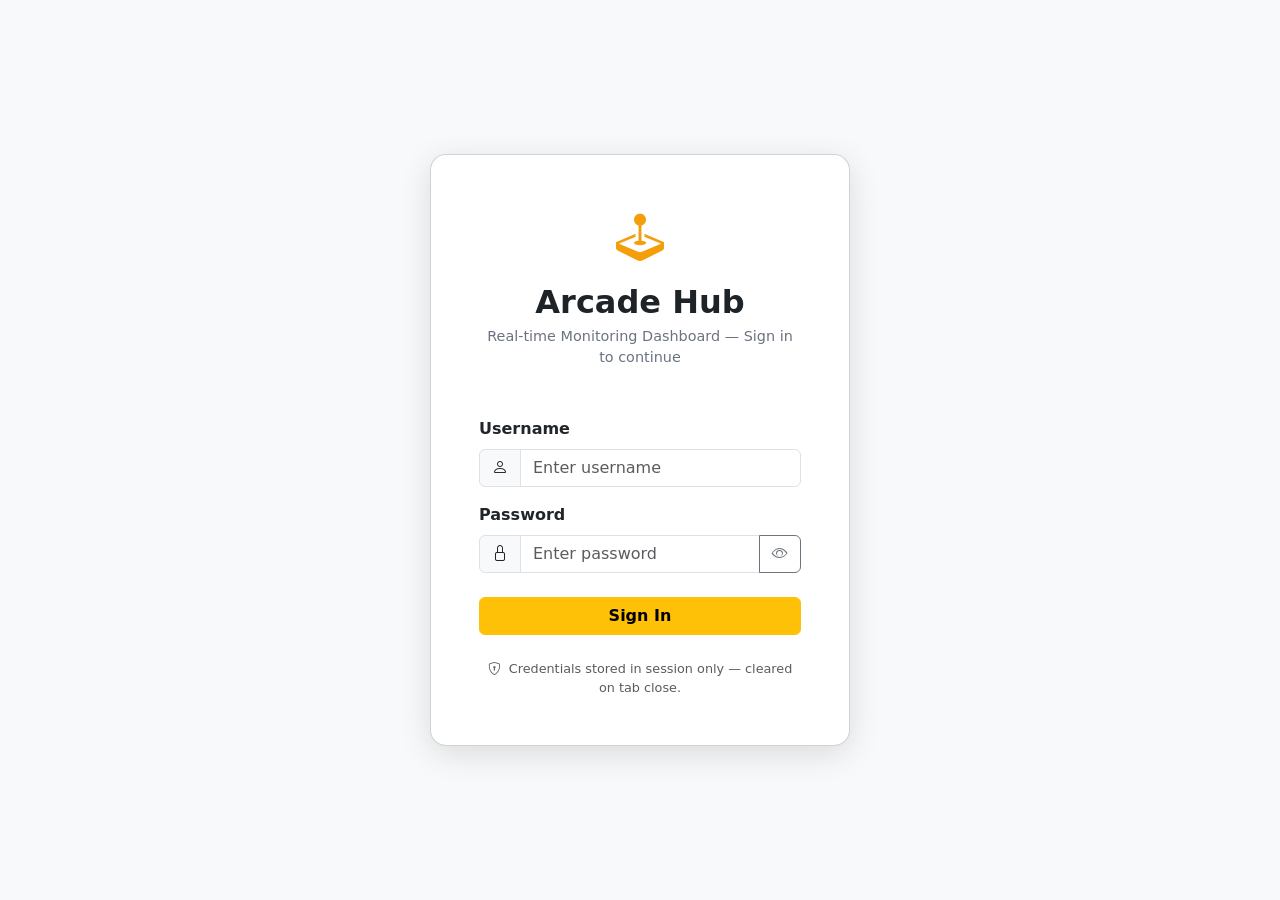
<file: arcade-hub-web/index.html>
<!DOCTYPE html>
<html lang="en">
<head>
    <meta charset="UTF-8">
    <meta name="viewport" content="width=device-width, initial-scale=1.0">
    <link rel="icon" href="data:image/svg+xml,<svg xmlns='http://www.w3.org/2000/svg' viewBox='0 0 100 100'><text y='.9em' font-size='90'>🎰</text></svg>">
    <title>Arcade Hub — Login</title>

    <link rel="stylesheet" href="https://cdn.jsdelivr.net/npm/bootstrap@5.3.3/dist/css/bootstrap.min.css">
    <link rel="stylesheet" href="https://cdn.jsdelivr.net/npm/bootstrap-icons@1.11.3/font/bootstrap-icons.min.css">
    <link rel="stylesheet" href="css/app.css">
</head>
<body class="d-flex justify-content-center align-items-center vh-100 bg-light">

<div class="login-card card p-4 p-md-5">
    <div class="login-brand">
        <i class="bi bi-joystick brand-icon"></i>
        <h2>Arcade Hub</h2>
        <p>Real-time Monitoring Dashboard — Sign in to continue</p>
    </div>

    <div id="login-error" class="alert alert-danger d-none" role="alert">
        <i class="bi bi-exclamation-triangle-fill me-2"></i>
        <span id="login-error-msg">Invalid username or password.</span>
    </div>

    <form id="login-form" novalidate>
        <div class="mb-3">
            <label for="username" class="form-label fw-semibold">Username</label>
            <div class="input-group">
                <span class="input-group-text"><i class="bi bi-person"></i></span>
                <input type="text" id="username" class="form-control"
                       placeholder="Enter username" autocomplete="username" required>
            </div>
        </div>

        <div class="mb-4">
            <label for="password" class="form-label fw-semibold">Password</label>
            <div class="input-group">
                <span class="input-group-text"><i class="bi bi-lock"></i></span>
                <input type="password" id="password" class="form-control"
                       placeholder="Enter password" autocomplete="current-password" required>
                <button type="button" class="btn btn-outline-secondary" id="toggle-password"
                        title="Show/hide password">
                    <i class="bi bi-eye" id="toggle-icon"></i>
                </button>
            </div>
        </div>

        <button type="submit" class="btn btn-warning w-100 fw-semibold" id="login-btn">
            <span id="login-text">Sign In</span>
            <span id="login-spinner" class="spinner-border spinner-border-sm ms-2 d-none" role="status"></span>
        </button>
    </form>

    <p class="text-center text-muted mt-4 mb-0" style="font-size:0.8rem;">
        <i class="bi bi-shield-lock me-1"></i>
        Credentials stored in session only — cleared on tab close.
    </p>
</div>

<script src="https://cdn.jsdelivr.net/npm/bootstrap@5.3.3/dist/js/bootstrap.bundle.min.js"></script>
<script src="js/auth.js"></script>

<script>
    if (sessionStorage.getItem('ahw_auth')) {
        window.location.href = 'dashboard.html';
    }

    const form     = document.getElementById('login-form');
    const btnText  = document.getElementById('login-text');
    const spinner  = document.getElementById('login-spinner');
    const loginBtn = document.getElementById('login-btn');
    const errorBox = document.getElementById('login-error');
    const errorMsg = document.getElementById('login-error-msg');

    form.addEventListener('submit', async (e) => {
        e.preventDefault();
        const username = document.getElementById('username').value.trim();
        const password = document.getElementById('password').value;

        if (!username || !password) return;

        loginBtn.disabled = true;
        btnText.textContent = 'Signing in\u2026';
        spinner.classList.remove('d-none');
        errorBox.classList.add('d-none');

        try {
            await login(username, password);
        } catch (err) {
            errorMsg.textContent = err.message;
            errorBox.classList.remove('d-none');
        } finally {
            loginBtn.disabled = false;
            btnText.textContent = 'Sign In';
            spinner.classList.add('d-none');
        }
    });

    document.getElementById('toggle-password').addEventListener('click', () => {
        const pwInput  = document.getElementById('password');
        const icon     = document.getElementById('toggle-icon');
        const isHidden = pwInput.type === 'password';
        pwInput.type   = isHidden ? 'text' : 'password';
        icon.className = isHidden ? 'bi bi-eye-slash' : 'bi bi-eye';
    });
</script>
</body>
</html>
</file>
<file: arcade-hub-web/css/app.css>
/* app.css — Arcade Hub Web Dashboard
   Forked from device-manager-web/css/app.css with amber/gold accent (#f59e0b) */

/* =========================================================
   Layout: Fixed sidebar + scrollable main content
   ========================================================= */

body {
    background-color: #f0f2f5;
    font-family: 'Segoe UI', system-ui, -apple-system, sans-serif;
}

/* Sidebar */
#sidebar {
    position: fixed;
    top: 0;
    left: 0;
    width: 240px;
    height: 100vh;
    background: #1a1d23;
    color: #c9cdd4;
    overflow-y: auto;
    z-index: 1000;
    display: flex;
    flex-direction: column;
    transition: transform 0.3s ease;
}

#sidebar .sidebar-brand {
    padding: 1.25rem 1.5rem;
    border-bottom: 1px solid rgba(255,255,255,0.08);
    display: flex;
    align-items: center;
    gap: 0.75rem;
}

#sidebar .sidebar-brand h5 {
    color: #fff;
    margin: 0;
    font-weight: 700;
    font-size: 1rem;
    letter-spacing: 0.5px;
}

#sidebar .sidebar-brand .brand-icon {
    color: #f59e0b;
    font-size: 1.4rem;
}

/* Nav links */
#sidebar .nav-link {
    color: #9ba3af;
    padding: 0.65rem 1.5rem;
    border-radius: 0;
    display: flex;
    align-items: center;
    gap: 0.75rem;
    font-size: 0.9rem;
    transition: color 0.15s, background 0.15s;
}

#sidebar .nav-link:hover {
    color: #fff;
    background: rgba(255,255,255,0.06);
}

#sidebar .nav-link.active {
    color: #fff;
    background: rgba(245, 158, 11, 0.18);
    border-left: 3px solid #f59e0b;
}

#sidebar .nav-link i {
    font-size: 1.1rem;
    width: 20px;
    text-align: center;
}

/* Sidebar footer */
#sidebar .sidebar-footer {
    margin-top: auto;
    padding: 1rem 1.5rem;
    border-top: 1px solid rgba(255,255,255,0.08);
    font-size: 0.82rem;
    color: #6b7280;
}

#sidebar .sidebar-footer .user-name {
    color: #c9cdd4;
    font-weight: 600;
}

/* =========================================================
   Main content area
   ========================================================= */

#main-content {
    margin-left: 240px;
    padding: 2rem;
    min-height: 100vh;
}

.page-header {
    margin-bottom: 1.75rem;
}

.page-header h1 {
    font-size: 1.5rem;
    font-weight: 700;
    color: #1e2328;
    margin: 0;
}

.page-header .subtitle {
    color: #6b7280;
    font-size: 0.9rem;
    margin-top: 0.2rem;
}

/* =========================================================
   Stat cards
   ========================================================= */

.stat-card {
    background: #fff;
    border-radius: 12px;
    padding: 1.5rem;
    box-shadow: 0 1px 4px rgba(0,0,0,0.07);
    display: flex;
    align-items: center;
    gap: 1.25rem;
    transition: box-shadow 0.2s;
}

.stat-card:hover {
    box-shadow: 0 4px 16px rgba(0,0,0,0.1);
}

.stat-card .stat-icon {
    width: 56px;
    height: 56px;
    border-radius: 12px;
    display: flex;
    align-items: center;
    justify-content: center;
    font-size: 1.5rem;
    flex-shrink: 0;
}

.stat-card .stat-value {
    font-size: 2rem;
    font-weight: 700;
    line-height: 1;
    color: #1e2328;
}

.stat-card .stat-label {
    font-size: 0.82rem;
    color: #6b7280;
    margin-top: 0.2rem;
}

/* Icon background colours — amber accent */
.icon-amber  { background: rgba(245,158,11,0.12); color: #f59e0b; }
.icon-green  { background: rgba(34,197,94,0.12);  color: #22c55e; }
.icon-yellow { background: rgba(234,179,8,0.12);  color: #eab308; }
.icon-red    { background: rgba(239,68,68,0.12);  color: #ef4444; }

/* =========================================================
   Charts + card containers
   ========================================================= */

.card-custom {
    background: #fff;
    border-radius: 12px;
    box-shadow: 0 1px 4px rgba(0,0,0,0.07);
    padding: 1.5rem;
}

.card-custom .card-title {
    font-size: 0.95rem;
    font-weight: 700;
    color: #1e2328;
    margin-bottom: 1rem;
    display: flex;
    align-items: center;
    gap: 0.5rem;
}

/* =========================================================
   Machine table
   ========================================================= */

.table-custom thead th {
    background: #f8f9fa;
    border-bottom: 2px solid #e9ecef;
    font-size: 0.82rem;
    font-weight: 700;
    text-transform: uppercase;
    letter-spacing: 0.5px;
    color: #6b7280;
    white-space: nowrap;
}

.table-custom tbody tr:hover {
    background: #fffbeb;
}

/* =========================================================
   Heartbeat freshness indicators
   ========================================================= */

.heartbeat-indicator {
    font-size: 0.85rem;
    font-weight: 500;
}

.heartbeat-indicator.fresh {
    color: #22c55e;
}

.heartbeat-indicator.stale {
    color: #f59e0b;
}

.heartbeat-indicator.dead {
    color: #ef4444;
}

/* =========================================================
   WebSocket connection status
   ========================================================= */

.connection-status {
    display: flex;
    align-items: center;
    gap: 0.4rem;
    font-size: 0.8rem;
    color: #6b7280;
}

.connection-dot {
    width: 8px;
    height: 8px;
    border-radius: 50%;
    display: inline-block;
}

.connection-dot.connected {
    background: #22c55e;
    box-shadow: 0 0 4px rgba(34,197,94,0.5);
}

.connection-dot.disconnected {
    background: #ef4444;
    box-shadow: 0 0 4px rgba(239,68,68,0.5);
}

/* =========================================================
   Live event feed
   ========================================================= */

.event-feed {
    max-height: 480px;
    overflow-y: auto;
}

.event-item {
    padding: 0.6rem 0;
    border-bottom: 1px solid #f0f2f5;
    display: flex;
    align-items: center;
    justify-content: space-between;
    gap: 0.75rem;
}

.event-item:last-child {
    border-bottom: none;
}

.event-item-header {
    display: flex;
    align-items: center;
    gap: 0.5rem;
    flex: 1;
    min-width: 0;
}

.event-machine {
    font-weight: 500;
    color: #1e2328;
    white-space: nowrap;
    overflow: hidden;
    text-overflow: ellipsis;
}

.event-time {
    color: #9ba3af;
    font-size: 0.8rem;
    white-space: nowrap;
    margin-left: auto;
}

.event-value {
    font-weight: 600;
    color: #22c55e;
    white-space: nowrap;
}

/* =========================================================
   Toolbar
   ========================================================= */

.toolbar {
    background: #fff;
    border-radius: 12px;
    padding: 1rem 1.5rem;
    box-shadow: 0 1px 4px rgba(0,0,0,0.07);
    margin-bottom: 1.25rem;
    display: flex;
    gap: 0.75rem;
    align-items: center;
    flex-wrap: wrap;
}

/* =========================================================
   Login page
   ========================================================= */

.login-card {
    width: 100%;
    max-width: 420px;
    border-radius: 16px;
    box-shadow: 0 8px 32px rgba(0,0,0,0.12);
}

.login-brand {
    text-align: center;
    margin-bottom: 2rem;
}

.login-brand .brand-icon {
    font-size: 3rem;
    color: #f59e0b;
    display: block;
    margin-bottom: 0.5rem;
}

.login-brand h2 {
    font-weight: 700;
    color: #1e2328;
    margin: 0;
}

.login-brand p {
    color: #6b7280;
    font-size: 0.9rem;
    margin-top: 0.3rem;
}

/* =========================================================
   Pagination
   ========================================================= */

.pagination .page-link {
    color: #f59e0b;
    border-color: #dee2e6;
}

.pagination .page-item.active .page-link {
    background-color: #f59e0b;
    border-color: #f59e0b;
    color: #fff;
}

/* =========================================================
   Toast container
   ========================================================= */

#toast-container {
    position: fixed;
    bottom: 1.5rem;
    right: 1.5rem;
    z-index: 9999;
    display: flex;
    flex-direction: column;
    gap: 0.5rem;
    max-width: 360px;
}

/* =========================================================
   Responsive: collapse sidebar on small screens
   ========================================================= */

@media (max-width: 768px) {
    #sidebar {
        transform: translateX(-100%);
    }

    #sidebar.show {
        transform: translateX(0);
    }

    #main-content {
        margin-left: 0;
        padding: 1rem;
    }

    #hamburger {
        display: flex !important;
    }
}

#hamburger {
    display: none;
}

#sidebar-overlay {
    display: none;
    position: fixed;
    inset: 0;
    background: rgba(0,0,0,0.45);
    z-index: 999;
}

#sidebar-overlay.show {
    display: block;
}

/* =========================================================
   Utility
   ========================================================= */

.loading-spinner {
    display: flex;
    align-items: center;
    justify-content: center;
    padding: 3rem;
    color: #6b7280;
}

.empty-state {
    text-align: center;
    padding: 3rem;
    color: #9ba3af;
}

.empty-state i {
    font-size: 3rem;
    margin-bottom: 1rem;
    display: block;
}

@media (max-width: 480px) {
    .page-header h1 {
        font-size: 1.2rem;
    }

    #main-content {
        padding: 0.75rem;
    }

    .toolbar {
        flex-direction: column;
        align-items: stretch;
    }
}
</file>
